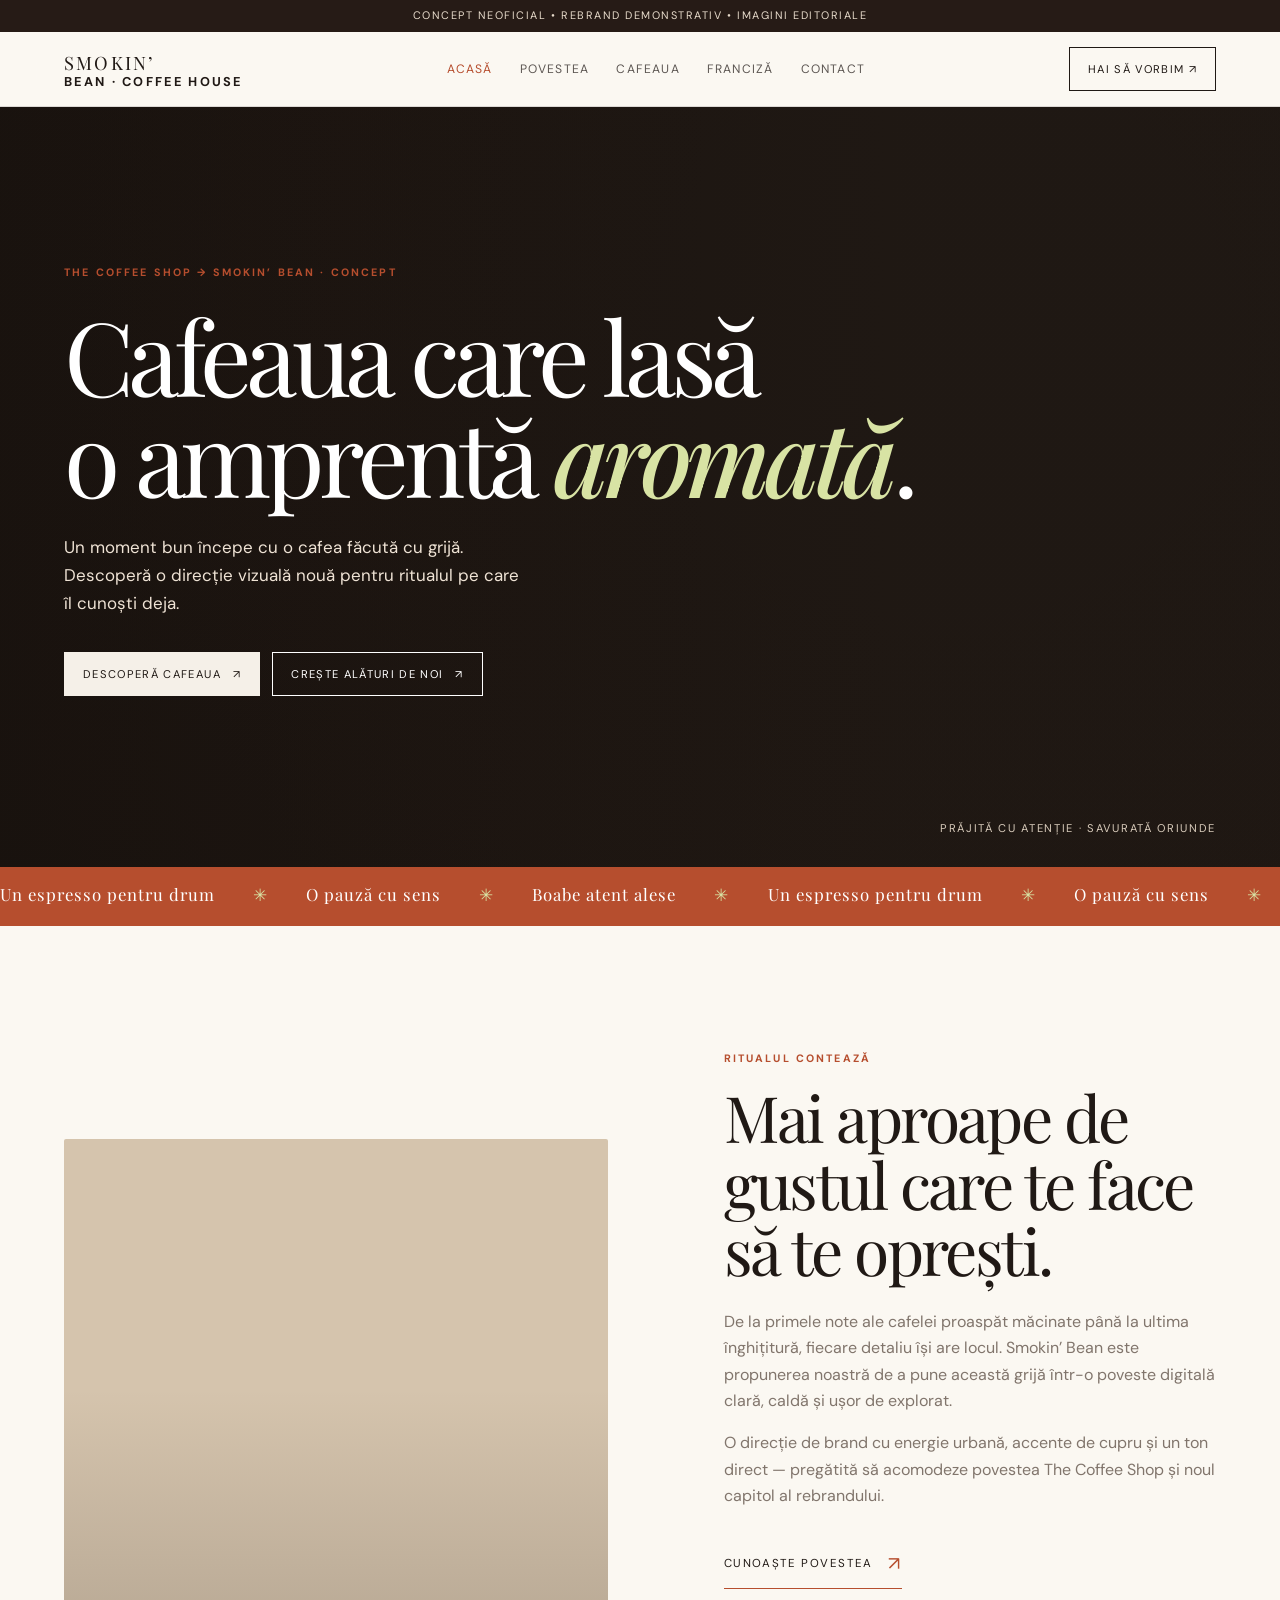
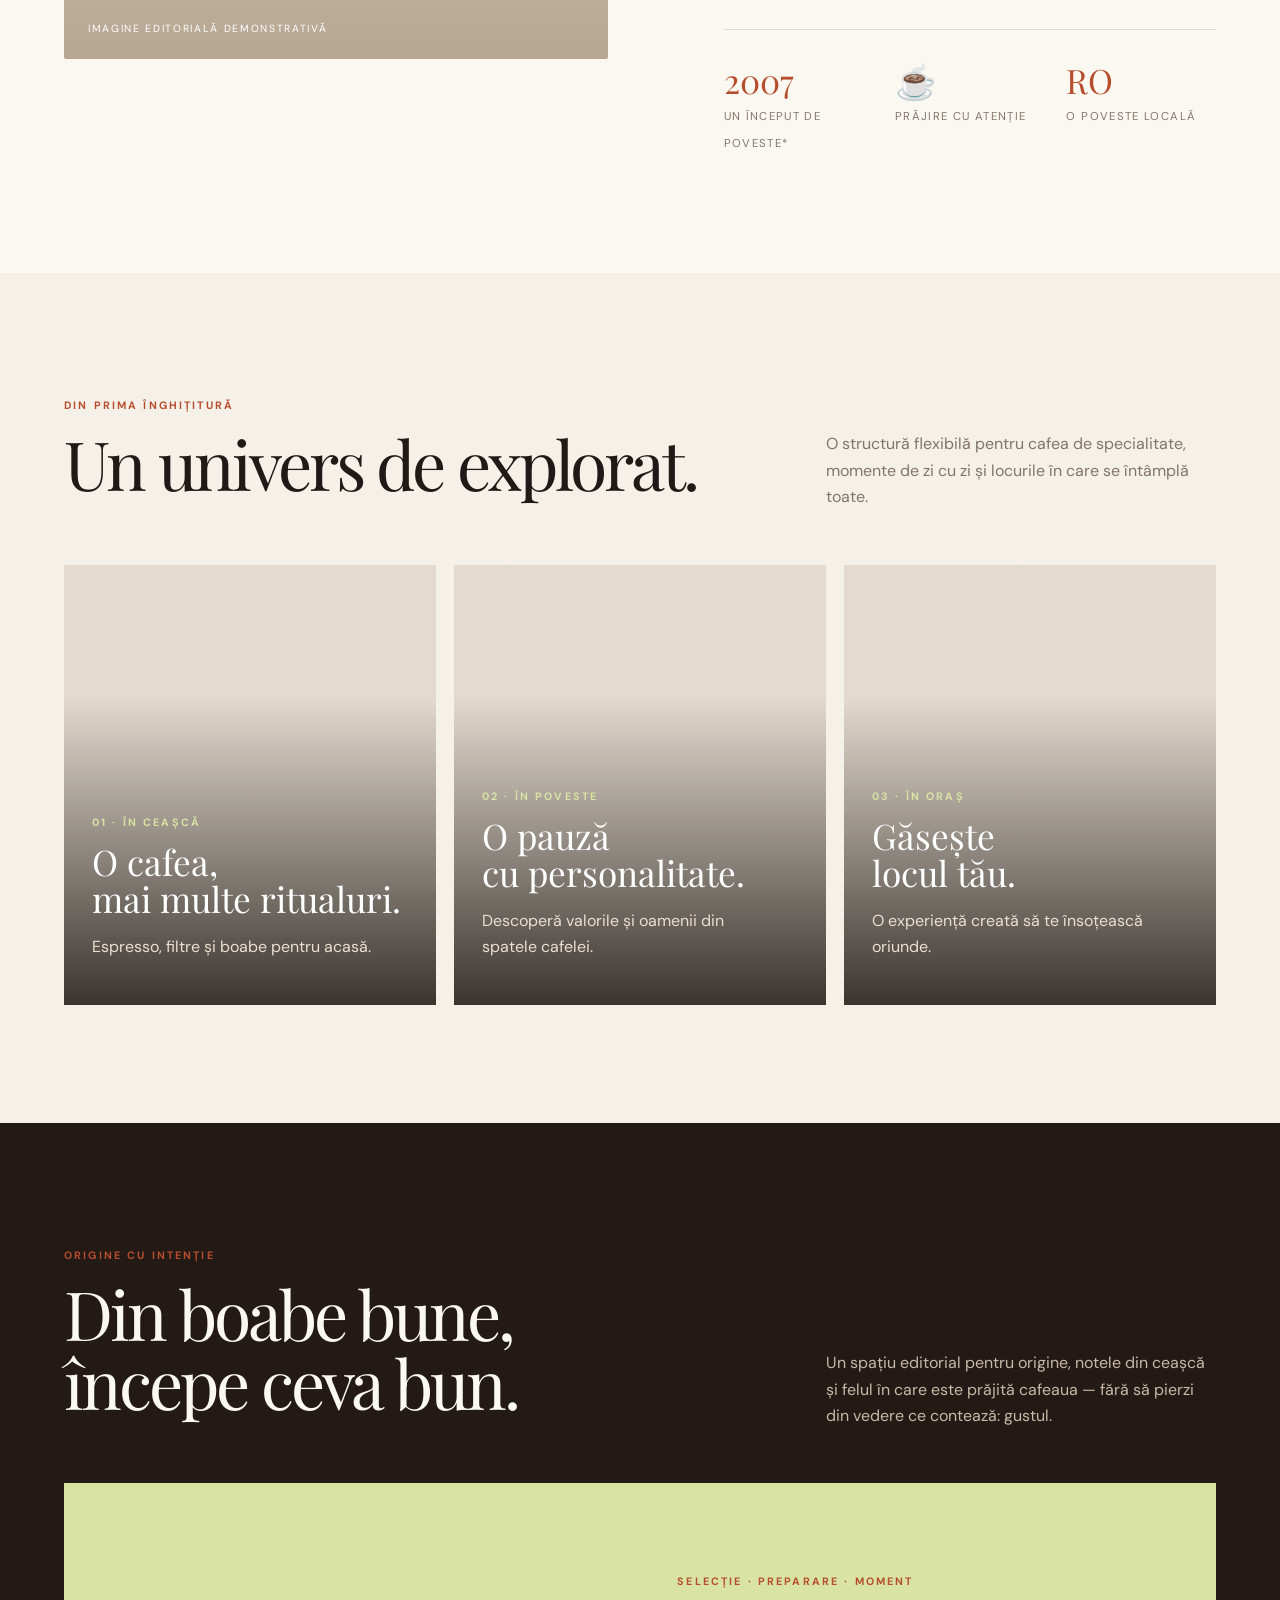
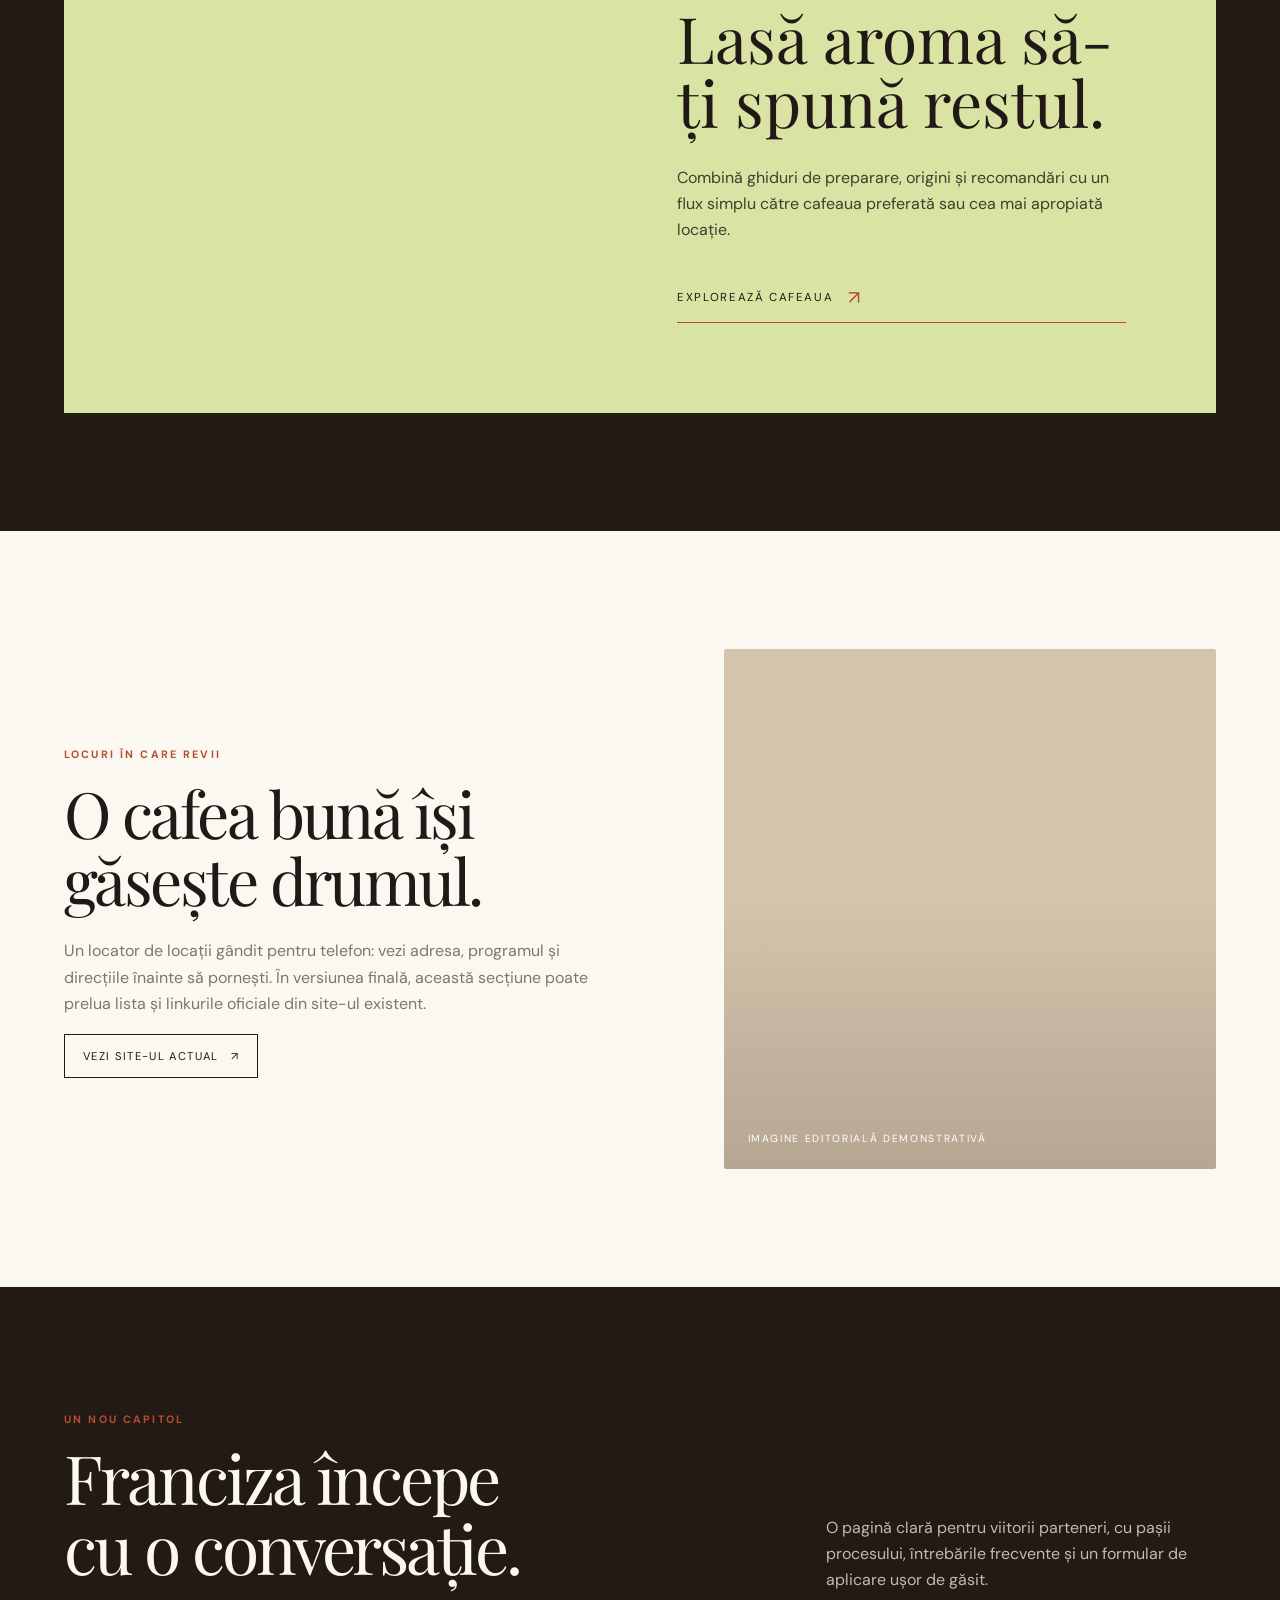
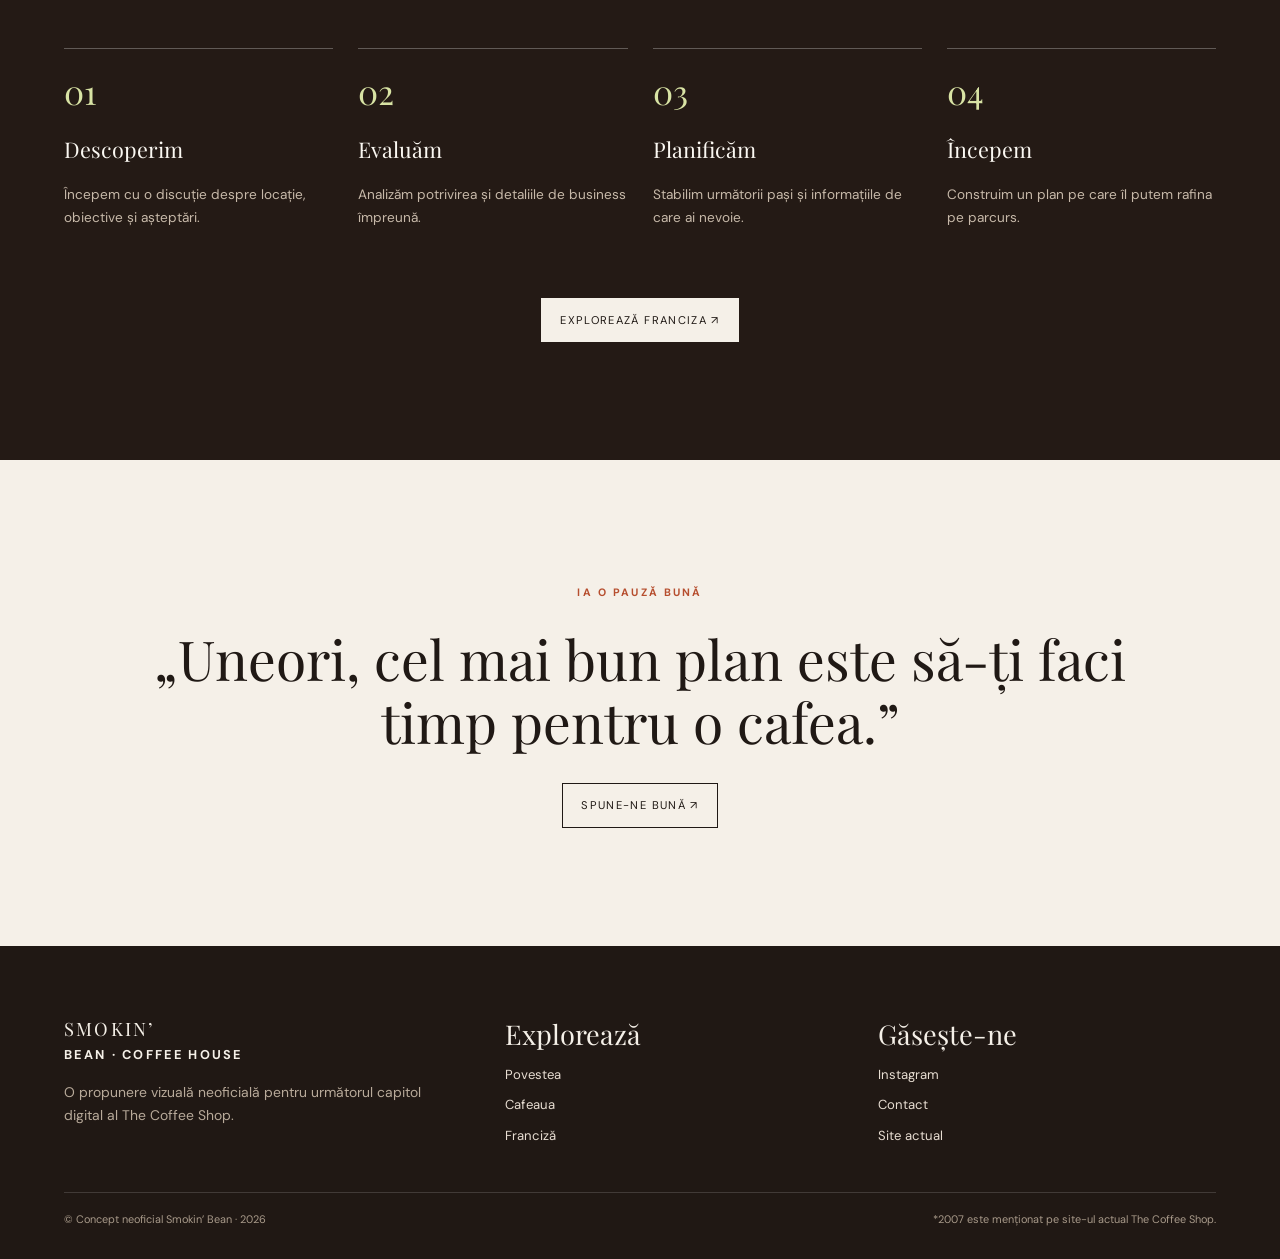
<file: index.html>
<!doctype html><html lang="ro"><head><meta charset="utf-8"><meta name="viewport" content="width=device-width,initial-scale=1"><meta name="description" content="Concept neoficial pentru Smokin' Bean, rebrandul The Coffee Shop."><title>Smokin' Bean — Un ritual cu caracter</title><link rel="stylesheet" href="style.css"></head><body><div class="read-progress"></div><div class="concept-note">Concept neoficial • rebrand demonstrativ • imagini editoriale</div><header class="site-header"><div class="nav-wrap"><a class="brand" href="index.html"><b>SMOKIN’</b>BEAN · COFFEE HOUSE</a><button class="menu-toggle" aria-label="Deschide meniul" aria-expanded="false">☰</button><nav class="site-nav"><a href="index.html" aria-current="page">Acasă</a><a href="story.html">Povestea</a><a href="coffee.html">Cafeaua</a><a href="franchise.html">Franciză</a><a href="contact.html">Contact</a></nav><a class="nav-cta" href="franchise.html">Hai să vorbim ↗</a></div></header><main><section class="hero"><div class="hero-inner"><span class="eyebrow">The Coffee Shop → Smokin’ Bean · concept</span><h1 class="display">Cafeaua care lasă<br>o amprentă <em class="rotate-word" data-rotate="aromată|îndrăzneață|memorabilă">aromată</em>.</h1><p class="hero-copy">Un moment bun începe cu o cafea făcută cu grijă. Descoperă o direcție vizuală nouă pentru ritualul pe care îl cunoști deja.</p><div class="hero-actions"><a class="button button--light" href="coffee.html">Descoperă cafeaua <span>↗</span></a><a class="button" style="border-color:#fff;color:#fff" href="franchise.html">Crește alături de noi <span>↗</span></a></div></div><div class="hero-meta">Prăjită cu atenție · Savurată oriunde</div></section><div class="ticker"><div class="ticker-track"><span>Un espresso pentru drum</span><span>O pauză cu sens</span><span>Boabe atent alese</span><span>Un espresso pentru drum</span><span>O pauză cu sens</span><span>Boabe atent alese</span></div></div><section class="section"><div class="split"><div class="photo photo--roast" data-reveal><span class="photo-note">Imagine editorială demonstrativă</span></div><div class="content" data-reveal><span class="eyebrow">Ritualul contează</span><h2>Mai aproape de gustul care te face să te oprești.</h2><p>De la primele note ale cafelei proaspăt măcinate până la ultima înghițitură, fiecare detaliu își are locul. Smokin’ Bean este propunerea noastră de a pune această grijă într-o poveste digitală clară, caldă și ușor de explorat.</p><p>O direcție de brand cu energie urbană, accente de cupru și un ton direct — pregătită să acomodeze povestea The Coffee Shop și noul capitol al rebrandului.</p><a class="text-link" href="story.html">Cunoaște povestea <span>↗</span></a><div class="stats"><div class="stat"><strong>2007</strong><span>Un început de poveste*</span></div><div class="stat"><strong>☕</strong><span>Prăjire cu atenție</span></div><div class="stat"><strong>RO</strong><span>O poveste locală</span></div></div></div></div></section><section class="section section--cream"><div class="section-head" data-reveal><div><span class="eyebrow">Din prima înghițitură</span><h2>Un univers de explorat.</h2></div><p>O structură flexibilă pentru cafea de specialitate, momente de zi cu zi și locurile în care se întâmplă toate.</p></div><div class="cards"><a class="card" style="--image:url('https://images.unsplash.com/photo-1495474472287-4d71bcdd2085?auto=format&fit=crop&w=900&q=85')" href="coffee.html" data-reveal><div class="card-body"><span class="eyebrow">01 · În ceașcă</span><h3>O cafea,<br>mai multe ritualuri.</h3><p>Espresso, filtre și boabe pentru acasă.</p></div></a><a class="card" style="--image:url('https://images.unsplash.com/photo-1445116572660-236099ec97a0?auto=format&fit=crop&w=900&q=85')" href="story.html" data-reveal><div class="card-body"><span class="eyebrow">02 · În poveste</span><h3>O pauză<br>cu personalitate.</h3><p>Descoperă valorile și oamenii din spatele cafelei.</p></div></a><a class="card" style="--image:url('https://images.unsplash.com/photo-1501339847302-ac426a4a7cbb?auto=format&fit=crop&w=900&q=85')" href="contact.html" data-reveal><div class="card-body"><span class="eyebrow">03 · În oraș</span><h3>Găsește<br>locul tău.</h3><p>O experiență creată să te însoțească oriunde.</p></div></a></div></section><section class="section section--ink"><div class="section-head" data-reveal><div><span class="eyebrow">Origine cu intenție</span><h2>Din boabe bune,<br>începe ceva bun.</h2></div><p>Un spațiu editorial pentru origine, notele din ceașcă și felul în care este prăjită cafeaua — fără să pierzi din vedere ce contează: gustul.</p></div><div class="feature-band" data-reveal><div class="feature-band__image"></div><div class="feature-band__copy"><span class="eyebrow">Selecție · Preparare · Moment</span><h2>Lasă aroma să-ți spună restul.</h2><p>Combină ghiduri de preparare, origini și recomandări cu un flux simplu către cafeaua preferată sau cea mai apropiată locație.</p><a class="text-link" href="coffee.html">Explorează cafeaua <span>↗</span></a></div></div></section><section class="section"><div class="split"><div class="content" data-reveal><span class="eyebrow">Locuri în care revii</span><h2>O cafea bună își găsește drumul.</h2><p>Un locator de locații gândit pentru telefon: vezi adresa, programul și direcțiile înainte să pornești. În versiunea finală, această secțiune poate prelua lista și linkurile oficiale din site-ul existent.</p><a class="button" href="https://www.thecoffeeshop.ro/" target="_blank" rel="noreferrer">Vezi site-ul actual <span>↗</span></a></div><div class="photo photo--interior" data-reveal><span class="photo-note">Imagine editorială demonstrativă</span></div></div></section><section class="section section--ink"><div class="section-head" data-reveal><div><span class="eyebrow">Un nou capitol</span><h2>Franciza începe<br>cu o conversație.</h2></div><p>O pagină clară pentru viitorii parteneri, cu pașii procesului, întrebările frecvente și un formular de aplicare ușor de găsit.</p></div><div class="steps"><div class="step" data-reveal><b>01</b><h3>Descoperim</h3><p>Începem cu o discuție despre locație, obiective și așteptări.</p></div><div class="step" data-reveal><b>02</b><h3>Evaluăm</h3><p>Analizăm potrivirea și detaliile de business împreună.</p></div><div class="step" data-reveal><b>03</b><h3>Planificăm</h3><p>Stabilim următorii pași și informațiile de care ai nevoie.</p></div><div class="step" data-reveal><b>04</b><h3>Începem</h3><p>Construim un plan pe care îl putem rafina pe parcurs.</p></div></div><div style="text-align:center;margin-top:55px"><a class="button button--light" href="franchise.html">Explorează franciza ↗</a></div></section><section class="section section--cream"><div class="quote-panel" data-reveal><span class="eyebrow">Ia o pauză bună</span><blockquote>„Uneori, cel mai bun plan este să-ți faci timp pentru o cafea.”</blockquote><a class="button" href="contact.html">Spune-ne bună ↗</a></div></section></main><footer class="foot"><div class="foot-inner"><div><a class="brand" href="index.html"><b>SMOKIN’</b>BEAN · COFFEE HOUSE</a><p>O propunere vizuală neoficială pentru următorul capitol digital al The Coffee Shop.</p></div><div><h3>Explorează</h3><div class="foot-links"><a href="story.html">Povestea</a><a href="coffee.html">Cafeaua</a><a href="franchise.html">Franciză</a></div></div><div><h3>Găsește-ne</h3><div class="foot-links"><a href="https://www.instagram.com/thecoffeeshopromania/" target="_blank" rel="noreferrer">Instagram</a><a href="contact.html">Contact</a><a href="https://www.thecoffeeshop.ro/" target="_blank" rel="noreferrer">Site actual</a></div></div></div><div class="foot-bottom"><span>© Concept neoficial Smokin’ Bean · 2026</span><span>*2007 este menționat pe site-ul actual The Coffee Shop.</span></div></footer><div class="toast" role="status"></div><script src="motion.js"></script></body></html>
</file>
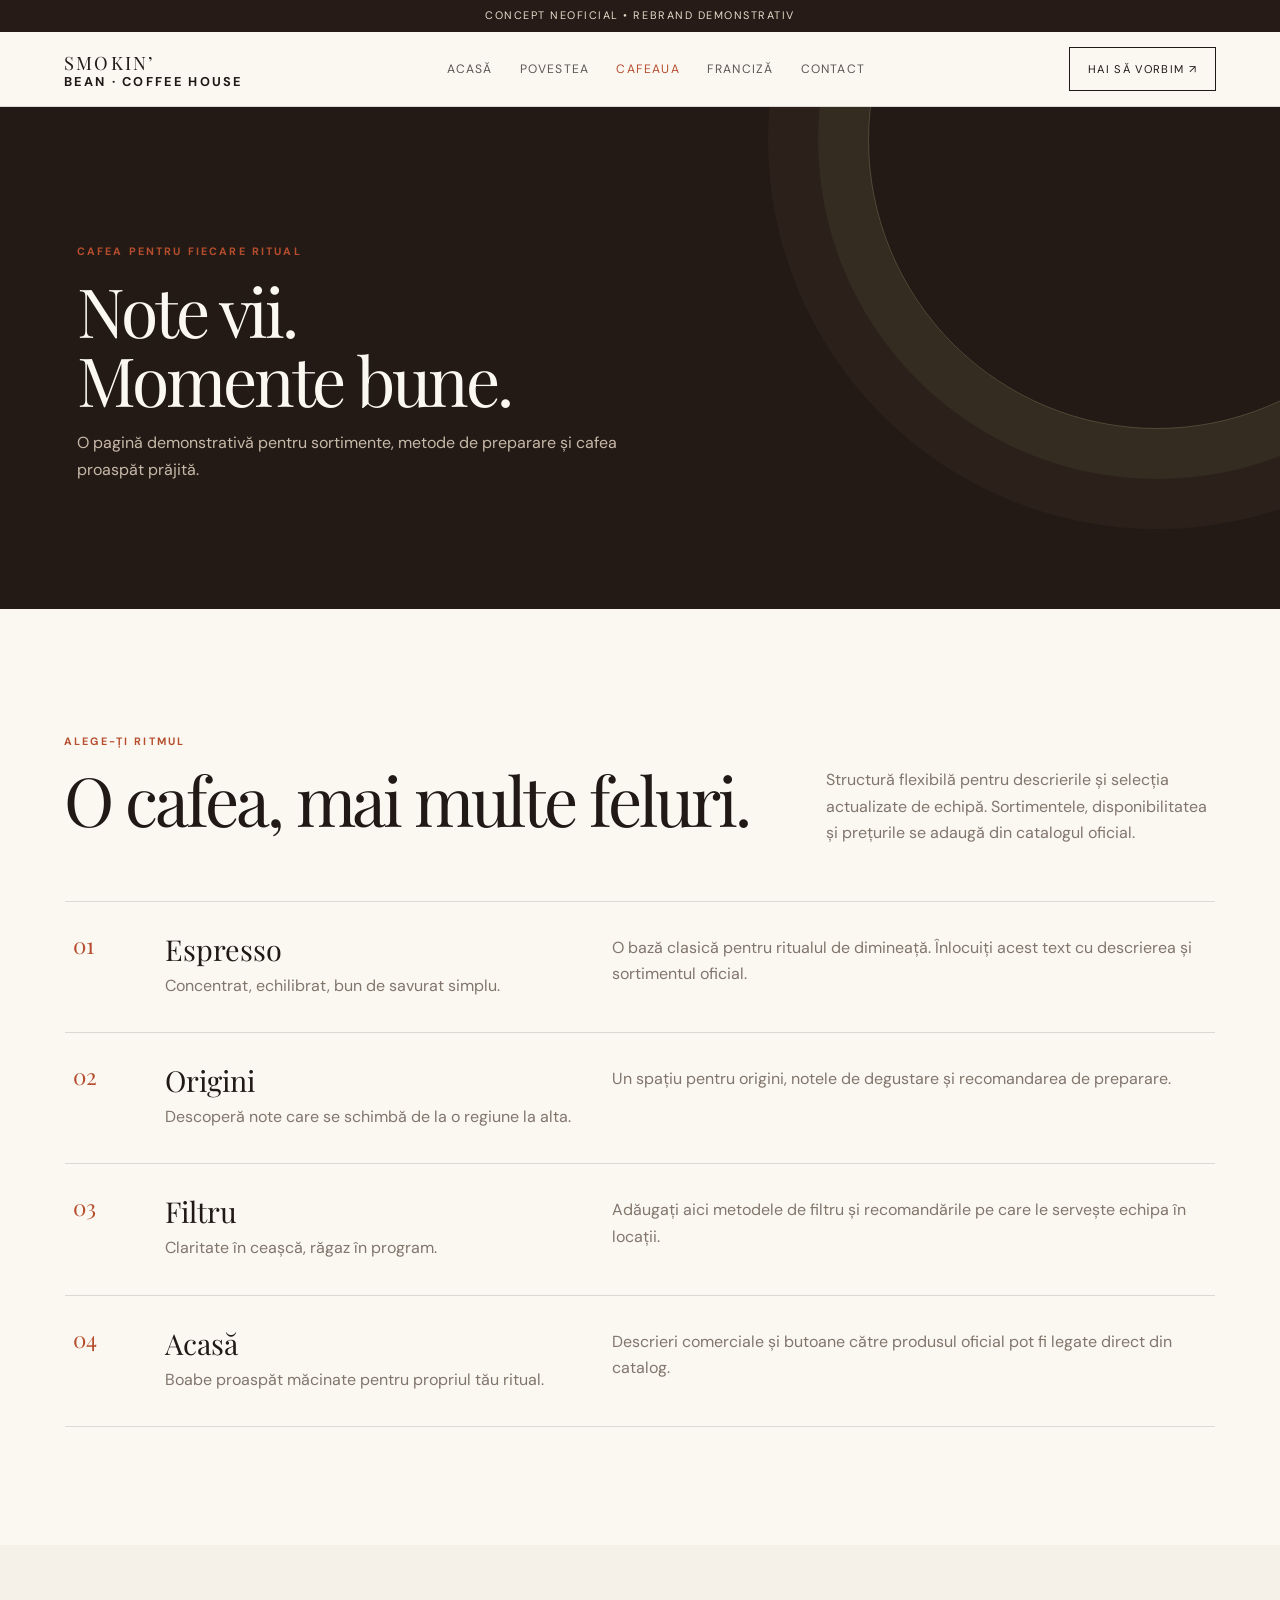
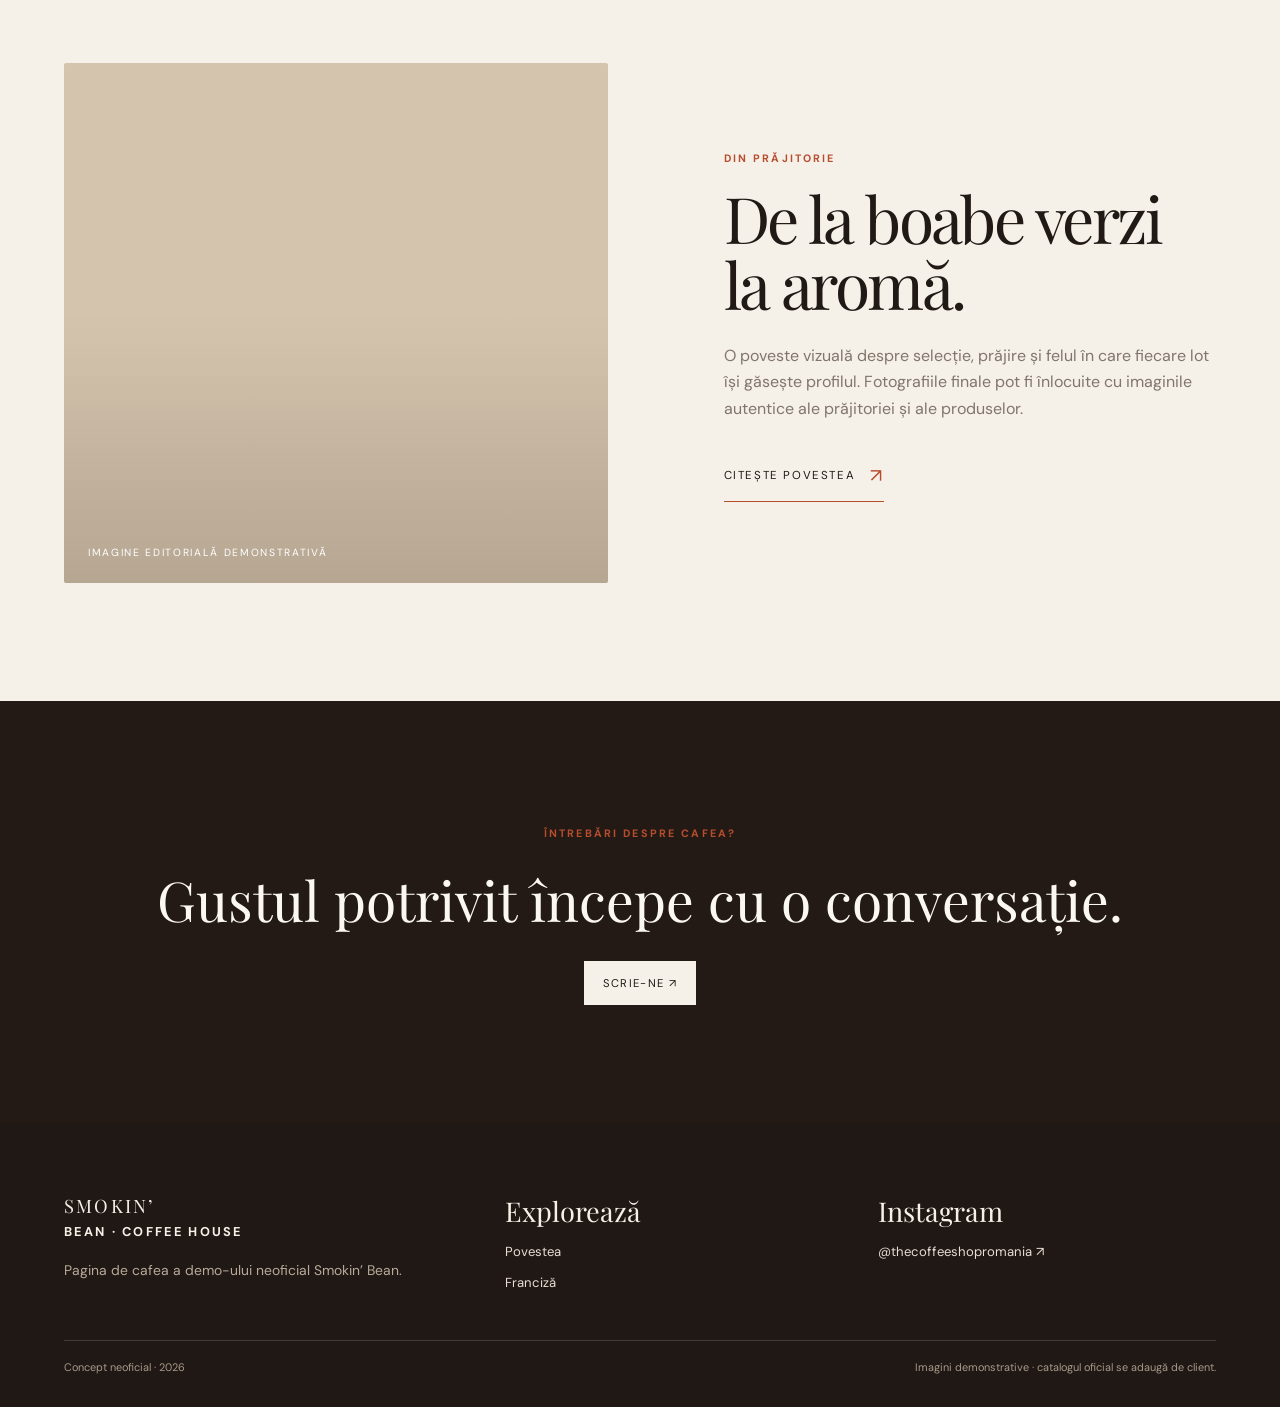
<file: coffee.html>
<!doctype html><html lang="ro"><head><meta charset="utf-8"><meta name="viewport" content="width=device-width,initial-scale=1"><title>Cafeaua — Smokin' Bean Concept</title><link rel="stylesheet" href="style.css"></head><body><div class="read-progress"></div><div class="concept-note">Concept neoficial • rebrand demonstrativ</div><header class="site-header"><div class="nav-wrap"><a class="brand" href="index.html"><b>SMOKIN’</b>BEAN · COFFEE HOUSE</a><button class="menu-toggle" aria-label="Deschide meniul" aria-expanded="false">☰</button><nav class="site-nav"><a href="index.html">Acasă</a><a href="story.html">Povestea</a><a href="coffee.html" aria-current="page">Cafeaua</a><a href="franchise.html">Franciză</a><a href="contact.html">Contact</a></nav><a class="nav-cta" href="contact.html">Hai să vorbim ↗</a></div></header><main><section class="page-hero"><div class="inner"><span class="eyebrow">Cafea pentru fiecare ritual</span><h1>Note vii.<br>Momente bune.</h1><p>O pagină demonstrativă pentru sortimente, metode de preparare și cafea proaspăt prăjită.</p></div></section><section class="section"><div class="section-head"><div><span class="eyebrow">Alege-ți ritmul</span><h2>O cafea, mai multe feluri.</h2></div><p>Structură flexibilă pentru descrierile și selecția actualizate de echipă. Sortimentele, disponibilitatea și prețurile se adaugă din catalogul oficial.</p></div><div class="menu-list"><article class="menu-row" data-reveal><span class="num">01</span><div><h3>Espresso</h3><p>Concentrat, echilibrat, bun de savurat simplu.</p></div><p>O bază clasică pentru ritualul de dimineață. Înlocuiți acest text cu descrierea și sortimentul oficial.</p></article><article class="menu-row" data-reveal><span class="num">02</span><div><h3>Origini</h3><p>Descoperă note care se schimbă de la o regiune la alta.</p></div><p>Un spațiu pentru origini, notele de degustare și recomandarea de preparare.</p></article><article class="menu-row" data-reveal><span class="num">03</span><div><h3>Filtru</h3><p>Claritate în ceașcă, răgaz în program.</p></div><p>Adăugați aici metodele de filtru și recomandările pe care le servește echipa în locații.</p></article><article class="menu-row" data-reveal><span class="num">04</span><div><h3>Acasă</h3><p>Boabe proaspăt măcinate pentru propriul tău ritual.</p></div><p>Descrieri comerciale și butoane către produsul oficial pot fi legate direct din catalog.</p></article></div></section><section class="section section--cream"><div class="split"><div class="photo photo--roast" data-reveal><span class="photo-note">Imagine editorială demonstrativă</span></div><div class="content" data-reveal><span class="eyebrow">Din prăjitorie</span><h2>De la boabe verzi la aromă.</h2><p>O poveste vizuală despre selecție, prăjire și felul în care fiecare lot își găsește profilul. Fotografiile finale pot fi înlocuite cu imaginile autentice ale prăjitoriei și ale produselor.</p><a class="text-link" href="story.html">Citește povestea <span>↗</span></a></div></div></section><section class="section section--ink"><div class="quote-panel"><span class="eyebrow">Întrebări despre cafea?</span><blockquote>Gustul potrivit începe cu o conversație.</blockquote><a class="button button--light" href="contact.html">Scrie-ne ↗</a></div></section></main><footer class="foot"><div class="foot-inner"><div><a class="brand" href="index.html"><b>SMOKIN’</b>BEAN · COFFEE HOUSE</a><p>Pagina de cafea a demo-ului neoficial Smokin’ Bean.</p></div><div><h3>Explorează</h3><div class="foot-links"><a href="story.html">Povestea</a><a href="franchise.html">Franciză</a></div></div><div><h3>Instagram</h3><div class="foot-links"><a href="https://www.instagram.com/thecoffeeshopromania/" target="_blank" rel="noreferrer">@thecoffeeshopromania ↗</a></div></div></div><div class="foot-bottom"><span>Concept neoficial · 2026</span><span>Imagini demonstrative · catalogul oficial se adaugă de client.</span></div></footer><div class="toast" role="status"></div><script src="motion.js"></script></body></html>
</file>
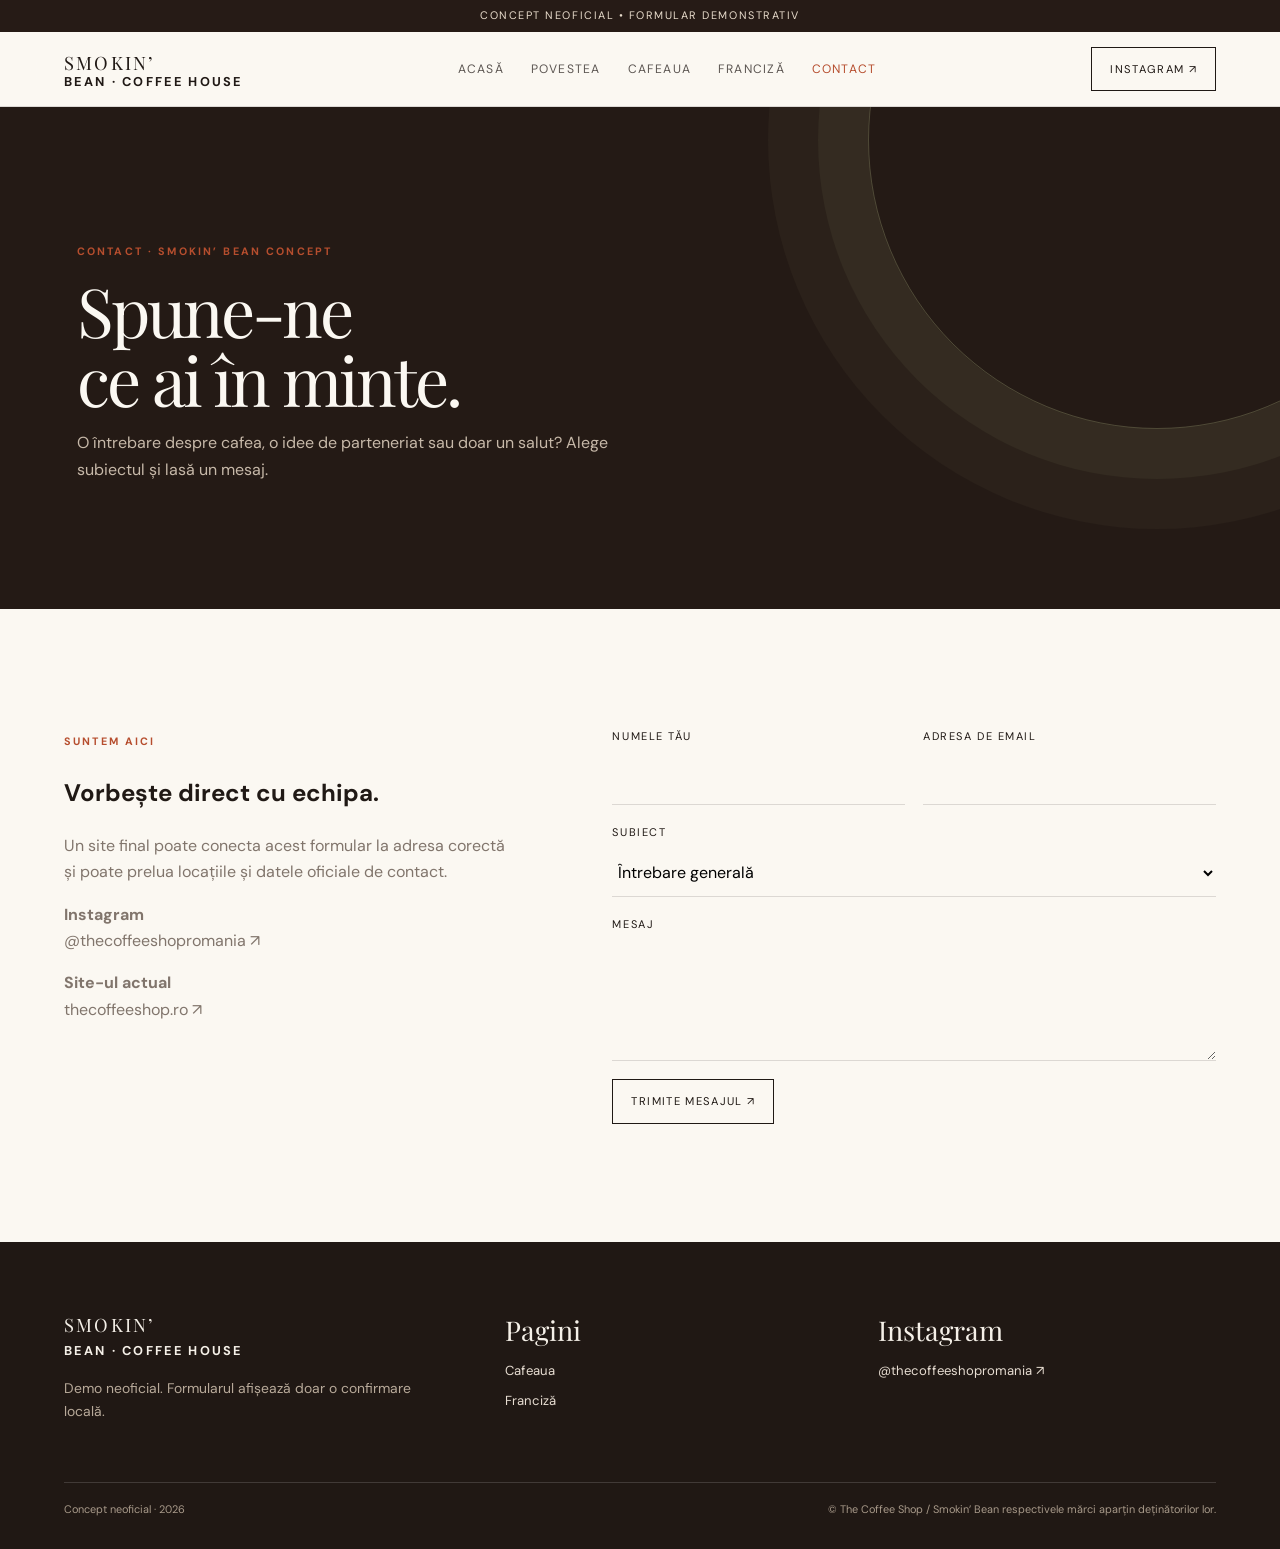
<file: contact.html>
<!doctype html><html lang="ro"><head><meta charset="utf-8"><meta name="viewport" content="width=device-width,initial-scale=1"><title>Contact — Smokin' Bean Concept</title><link rel="stylesheet" href="style.css"></head><body><div class="read-progress"></div><div class="concept-note">Concept neoficial • formular demonstrativ</div><header class="site-header"><div class="nav-wrap"><a class="brand" href="index.html"><b>SMOKIN’</b>BEAN · COFFEE HOUSE</a><button class="menu-toggle" aria-label="Deschide meniul" aria-expanded="false">☰</button><nav class="site-nav"><a href="index.html">Acasă</a><a href="story.html">Povestea</a><a href="coffee.html">Cafeaua</a><a href="franchise.html">Franciză</a><a href="contact.html" aria-current="page">Contact</a></nav><a class="nav-cta" href="https://www.instagram.com/thecoffeeshopromania/" target="_blank" rel="noreferrer">Instagram ↗</a></div></header><main><section class="page-hero"><div class="inner"><span class="eyebrow">Contact · Smokin’ Bean Concept</span><h1>Spune-ne<br>ce ai în minte.</h1><p>O întrebare despre cafea, o idee de parteneriat sau doar un salut? Alege subiectul și lasă un mesaj.</p></div></section><section class="section"><div class="contact-grid"><div class="contact-details" data-reveal><span class="eyebrow">Suntem aici</span><h2>Vorbește direct cu echipa.</h2><p>Un site final poate conecta acest formular la adresa corectă și poate prelua locațiile și datele oficiale de contact.</p><p><strong>Instagram</strong><br><a href="https://www.instagram.com/thecoffeeshopromania/" target="_blank" rel="noreferrer">@thecoffeeshopromania ↗</a></p><p><strong>Site-ul actual</strong><br><a href="https://www.thecoffeeshop.ro/" target="_blank" rel="noreferrer">thecoffeeshop.ro ↗</a></p></div><form class="contact-form" data-demo-form data-reveal><div class="field"><label for="name">Numele tău</label><input id="name" name="name" required autocomplete="name"></div><div class="field"><label for="email">Adresa de email</label><input id="email" name="email" type="email" required autocomplete="email"></div><div class="field field--full"><label for="topic">Subiect</label><select id="topic" name="topic"><option>Întrebare generală</option><option>Franciză</option><option>Cafea</option><option>Presă / parteneriat</option></select></div><div class="field field--full"><label for="message">Mesaj</label><textarea id="message" name="message" required></textarea></div><div class="field--full"><button class="button" type="submit">Trimite mesajul ↗</button></div></form></div></section></main><footer class="foot"><div class="foot-inner"><div><a class="brand" href="index.html"><b>SMOKIN’</b>BEAN · COFFEE HOUSE</a><p>Demo neoficial. Formularul afișează doar o confirmare locală.</p></div><div><h3>Pagini</h3><div class="foot-links"><a href="coffee.html">Cafeaua</a><a href="franchise.html">Franciză</a></div></div><div><h3>Instagram</h3><div class="foot-links"><a href="https://www.instagram.com/thecoffeeshopromania/" target="_blank" rel="noreferrer">@thecoffeeshopromania ↗</a></div></div></div><div class="foot-bottom"><span>Concept neoficial · 2026</span><span>© The Coffee Shop / Smokin’ Bean respectivele mărci aparțin deținătorilor lor.</span></div></footer><div class="toast" role="status"></div><script src="motion.js"></script></body></html>
</file>
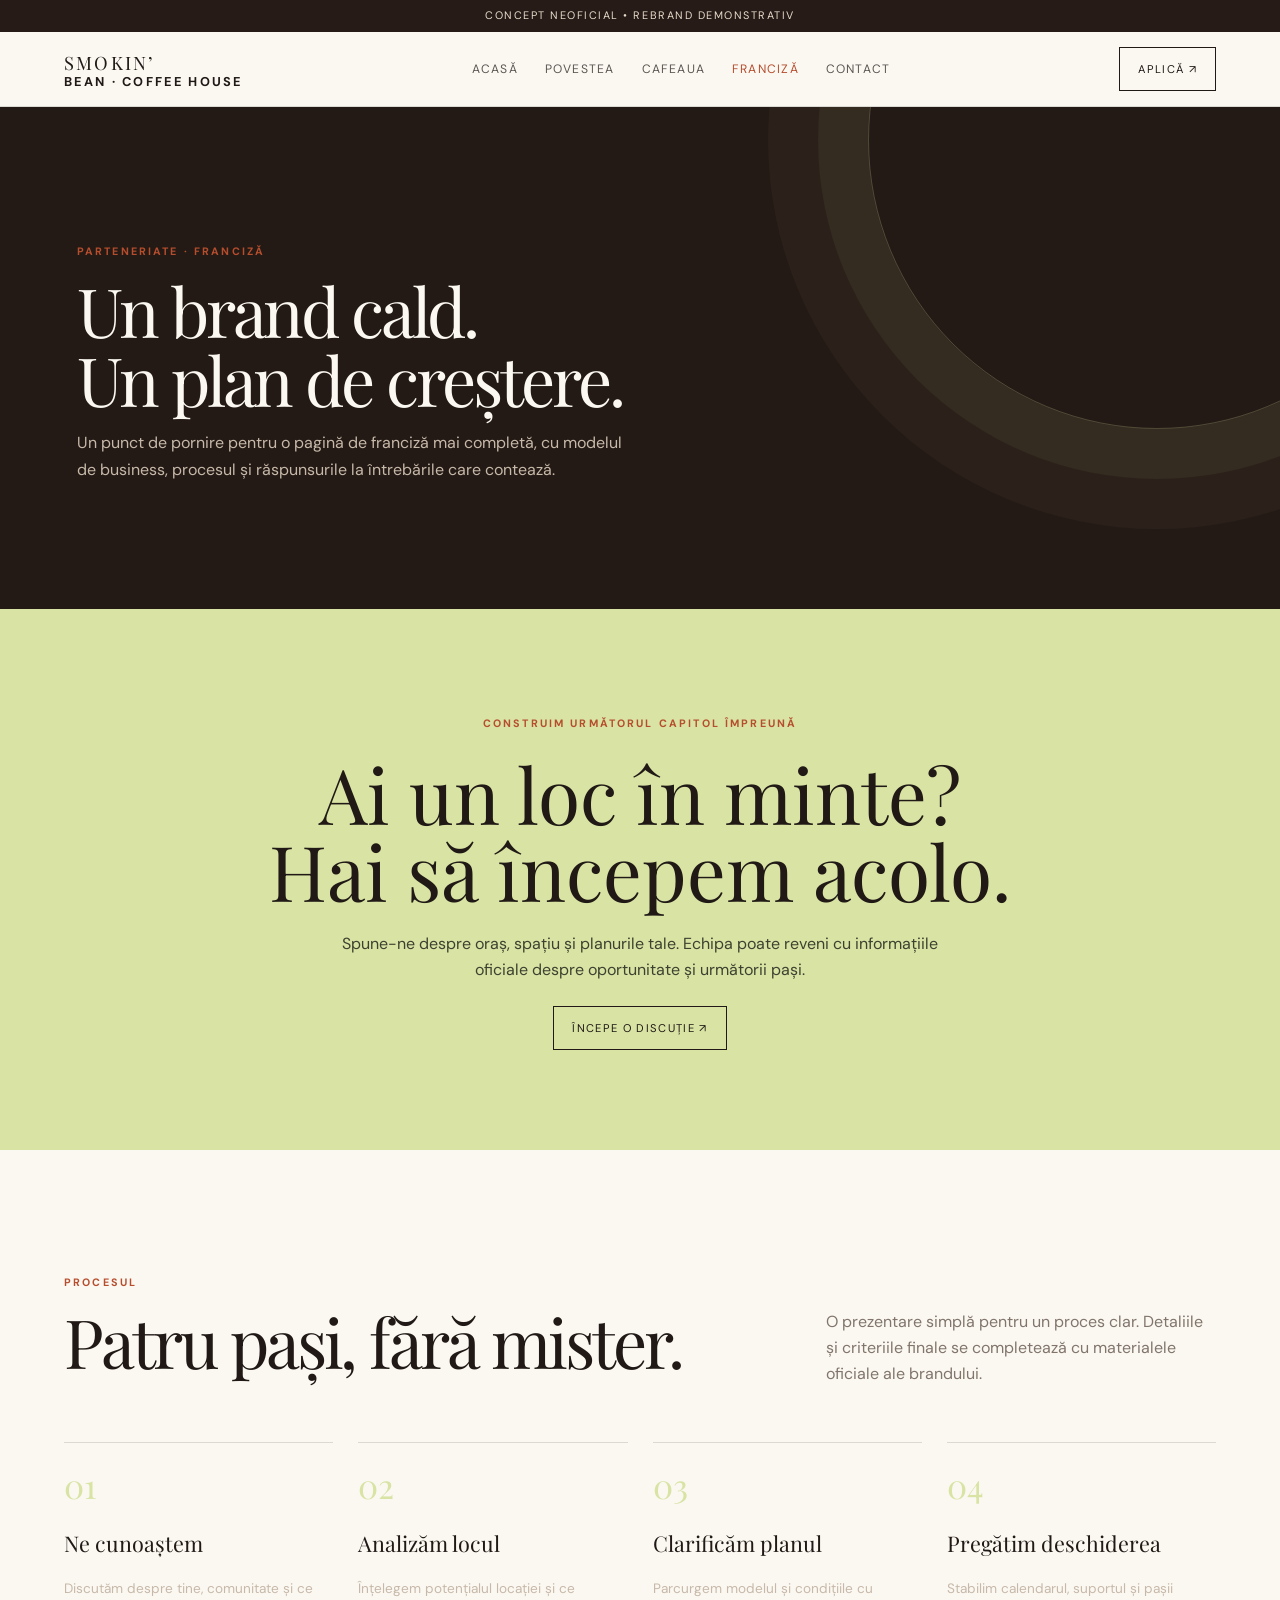
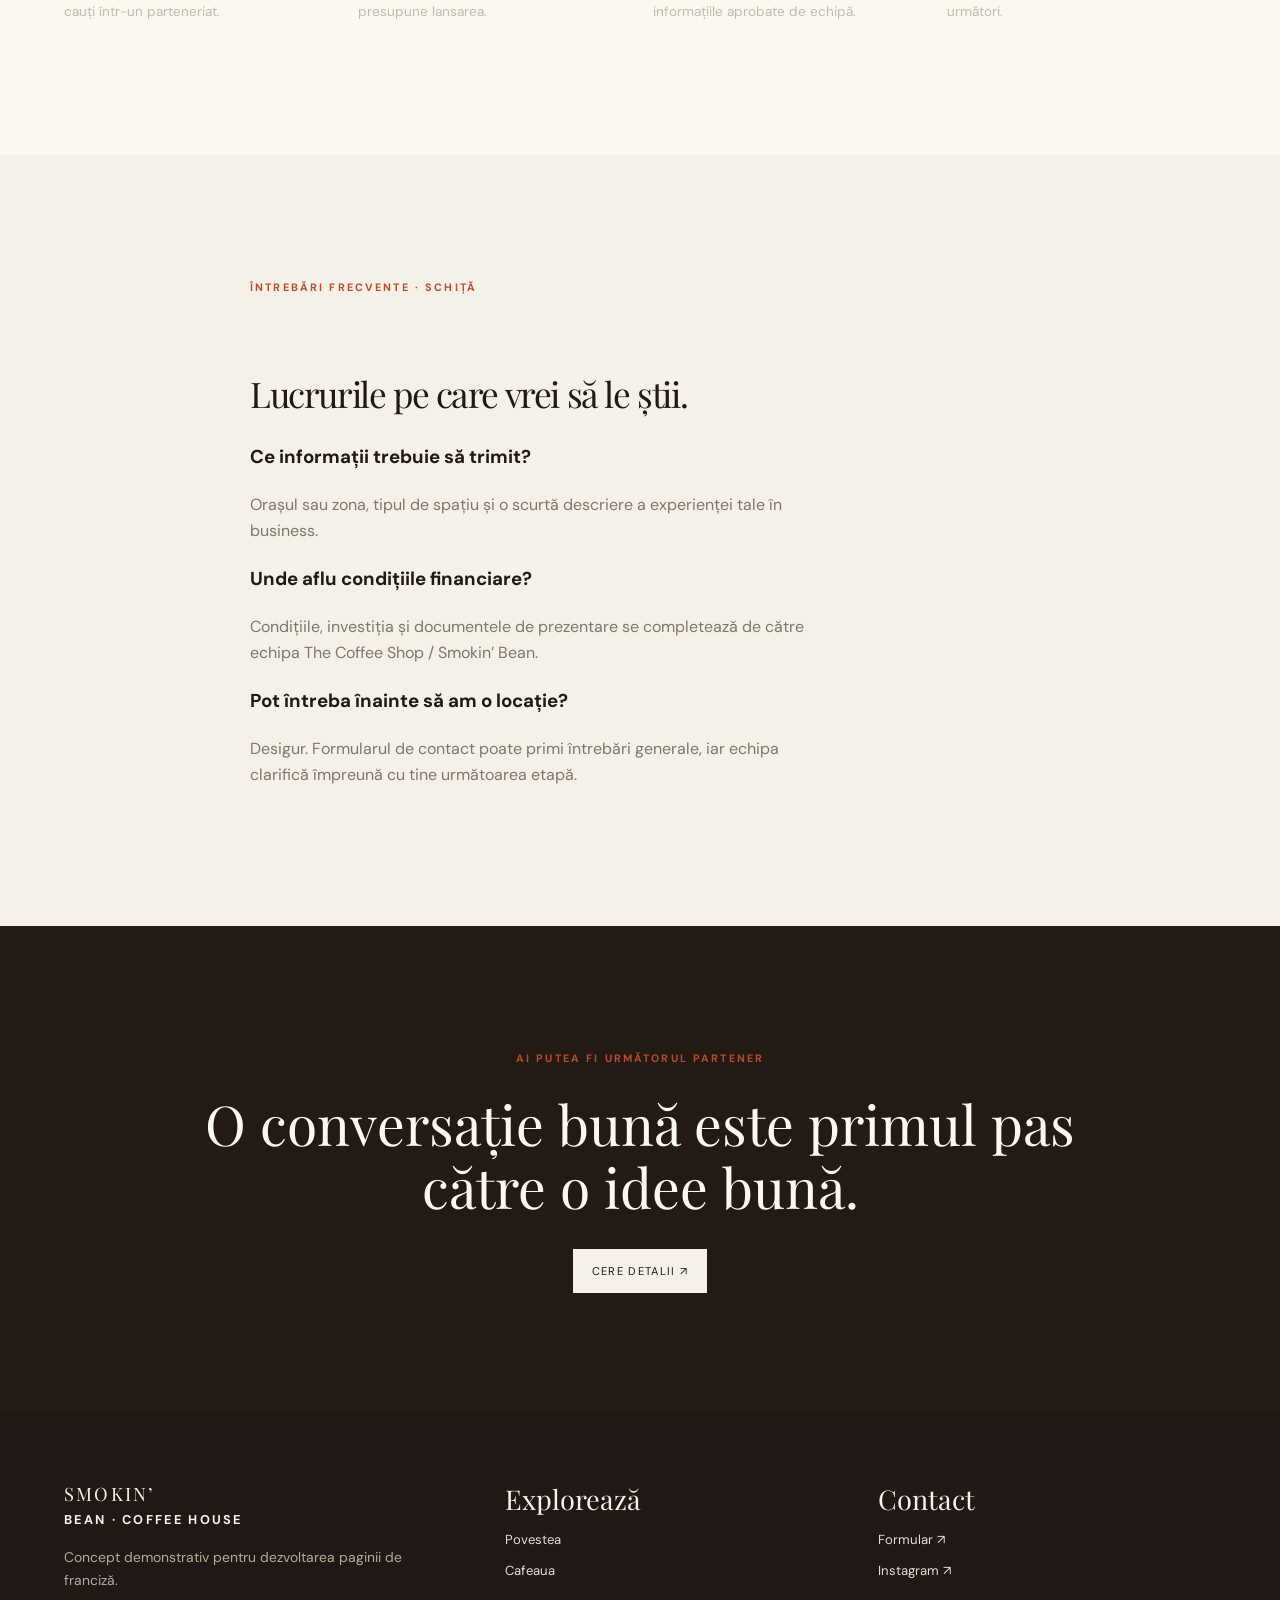
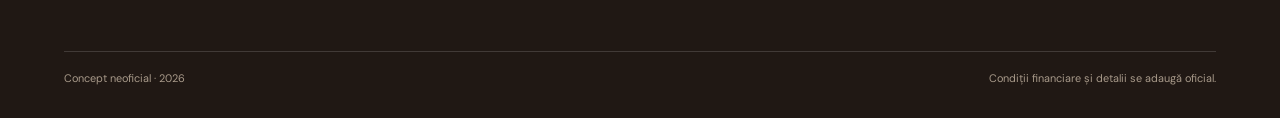
<file: franchise.html>
<!doctype html><html lang="ro"><head><meta charset="utf-8"><meta name="viewport" content="width=device-width,initial-scale=1"><title>Franciză — Smokin' Bean Concept</title><link rel="stylesheet" href="style.css"></head><body><div class="read-progress"></div><div class="concept-note">Concept neoficial • rebrand demonstrativ</div><header class="site-header"><div class="nav-wrap"><a class="brand" href="index.html"><b>SMOKIN’</b>BEAN · COFFEE HOUSE</a><button class="menu-toggle" aria-label="Deschide meniul" aria-expanded="false">☰</button><nav class="site-nav"><a href="index.html">Acasă</a><a href="story.html">Povestea</a><a href="coffee.html">Cafeaua</a><a href="franchise.html" aria-current="page">Franciză</a><a href="contact.html">Contact</a></nav><a class="nav-cta" href="contact.html">Aplică ↗</a></div></header><main><section class="page-hero"><div class="inner"><span class="eyebrow">Parteneriate · Franciză</span><h1>Un brand cald.<br>Un plan de creștere.</h1><p>Un punct de pornire pentru o pagină de franciză mai completă, cu modelul de business, procesul și răspunsurile la întrebările care contează.</p></div></section><section class="franchise-hero"><span class="eyebrow">Construim următorul capitol împreună</span><h2>Ai un loc în minte?<br>Hai să începem acolo.</h2><p>Spune-ne despre oraș, spațiu și planurile tale. Echipa poate reveni cu informațiile oficiale despre oportunitate și următorii pași.</p><a class="button" href="contact.html">Începe o discuție ↗</a></section><section class="section"><div class="section-head"><div><span class="eyebrow">Procesul</span><h2>Patru pași, fără mister.</h2></div><p>O prezentare simplă pentru un proces clar. Detaliile și criteriile finale se completează cu materialele oficiale ale brandului.</p></div><div class="steps"><div class="step" style="border-color:var(--line)"><b>01</b><h3>Ne cunoaștem</h3><p>Discutăm despre tine, comunitate și ce cauți într-un parteneriat.</p></div><div class="step" style="border-color:var(--line)"><b>02</b><h3>Analizăm locul</h3><p>Înțelegem potențialul locației și ce presupune lansarea.</p></div><div class="step" style="border-color:var(--line)"><b>03</b><h3>Clarificăm planul</h3><p>Parcurgem modelul și condițiile cu informațiile aprobate de echipă.</p></div><div class="step" style="border-color:var(--line)"><b>04</b><h3>Pregătim deschiderea</h3><p>Stabilim calendarul, suportul și pașii următori.</p></div></div></section><section class="section section--cream"><div class="content prose"><span class="eyebrow">Întrebări frecvente · schiță</span><h2>Lucrurile pe care vrei să le știi.</h2><h3>Ce informații trebuie să trimit?</h3><p>Orașul sau zona, tipul de spațiu și o scurtă descriere a experienței tale în business.</p><h3>Unde aflu condițiile financiare?</h3><p>Condițiile, investiția și documentele de prezentare se completează de către echipa The Coffee Shop / Smokin’ Bean.</p><h3>Pot întreba înainte să am o locație?</h3><p>Desigur. Formularul de contact poate primi întrebări generale, iar echipa clarifică împreună cu tine următoarea etapă.</p></div></section><section class="section section--ink"><div class="quote-panel"><span class="eyebrow">Ai putea fi următorul partener</span><blockquote>O conversație bună este primul pas către o idee bună.</blockquote><a class="button button--light" href="contact.html">Cere detalii ↗</a></div></section></main><footer class="foot"><div class="foot-inner"><div><a class="brand" href="index.html"><b>SMOKIN’</b>BEAN · COFFEE HOUSE</a><p>Concept demonstrativ pentru dezvoltarea paginii de franciză.</p></div><div><h3>Explorează</h3><div class="foot-links"><a href="story.html">Povestea</a><a href="coffee.html">Cafeaua</a></div></div><div><h3>Contact</h3><div class="foot-links"><a href="contact.html">Formular ↗</a><a href="https://www.instagram.com/thecoffeeshopromania/" target="_blank" rel="noreferrer">Instagram ↗</a></div></div></div><div class="foot-bottom"><span>Concept neoficial · 2026</span><span>Condiții financiare și detalii se adaugă oficial.</span></div></footer><div class="toast" role="status"></div><script src="motion.js"></script></body></html>
</file>
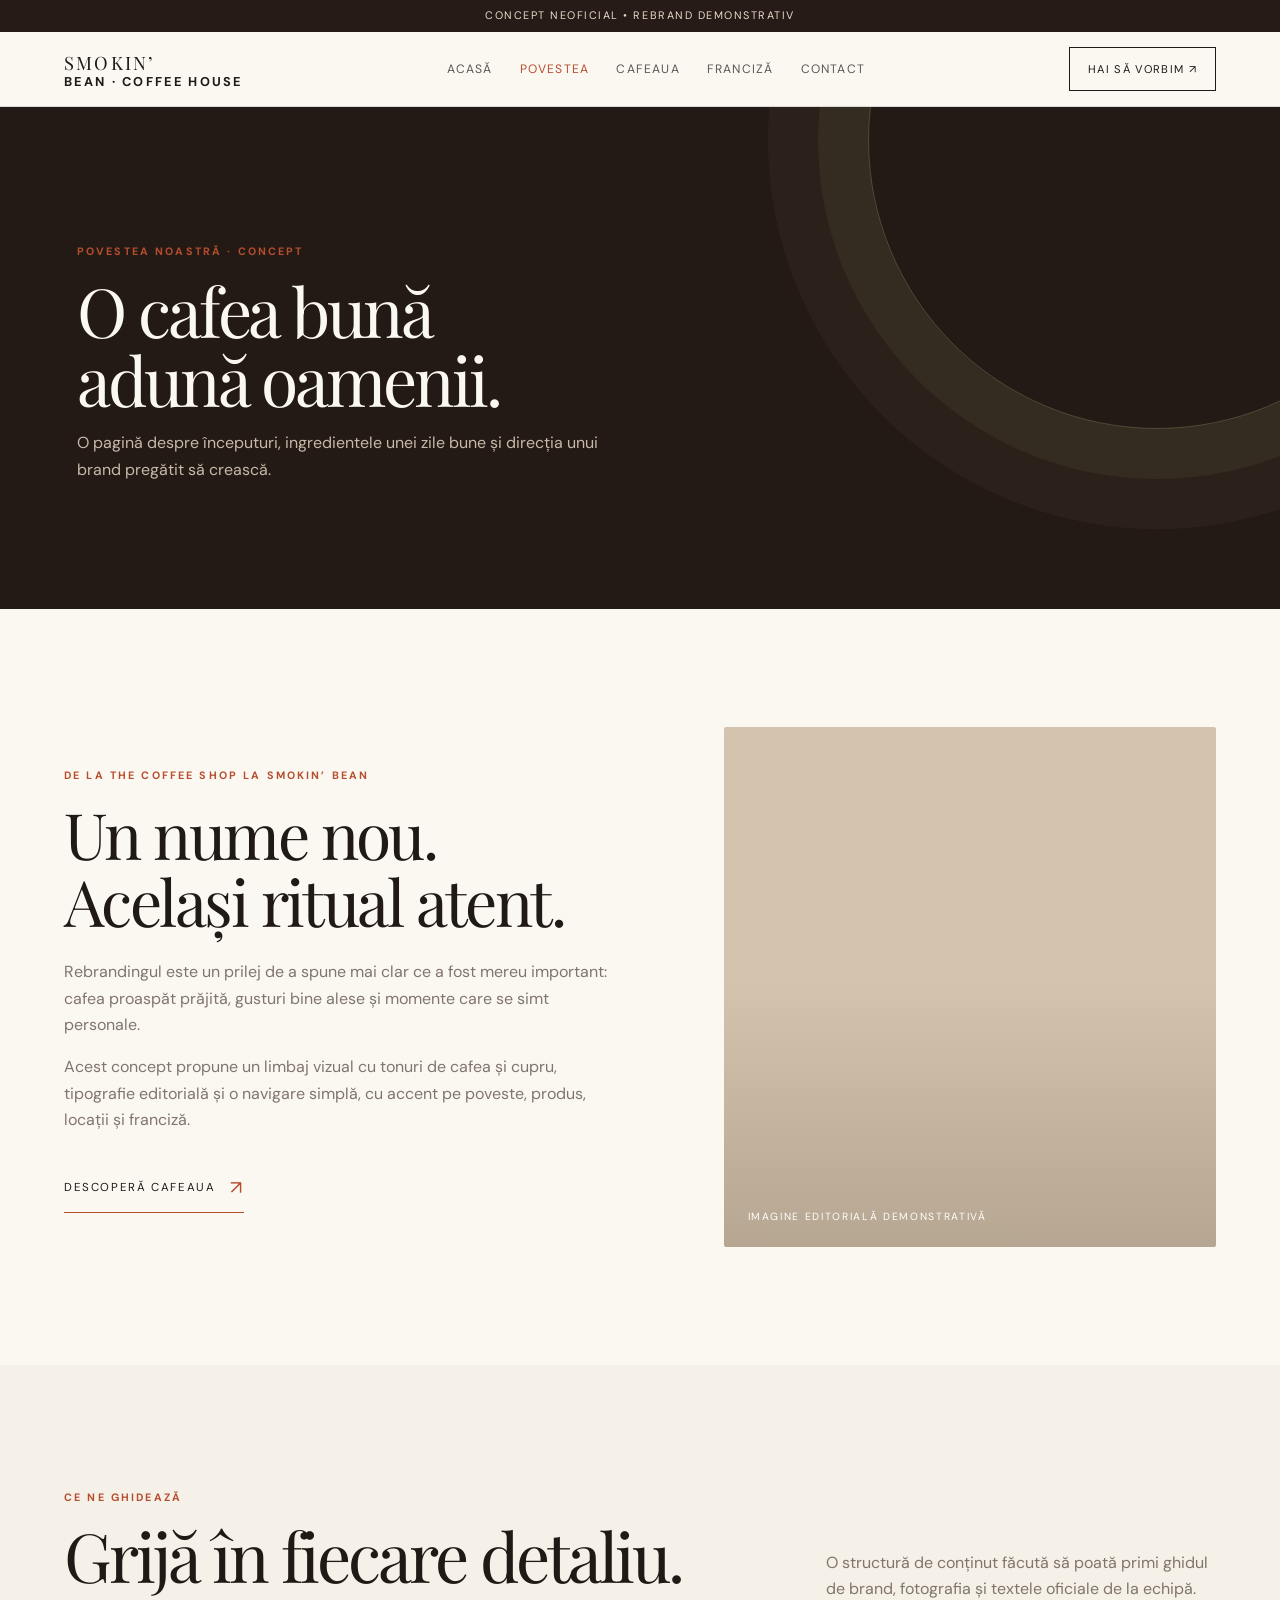
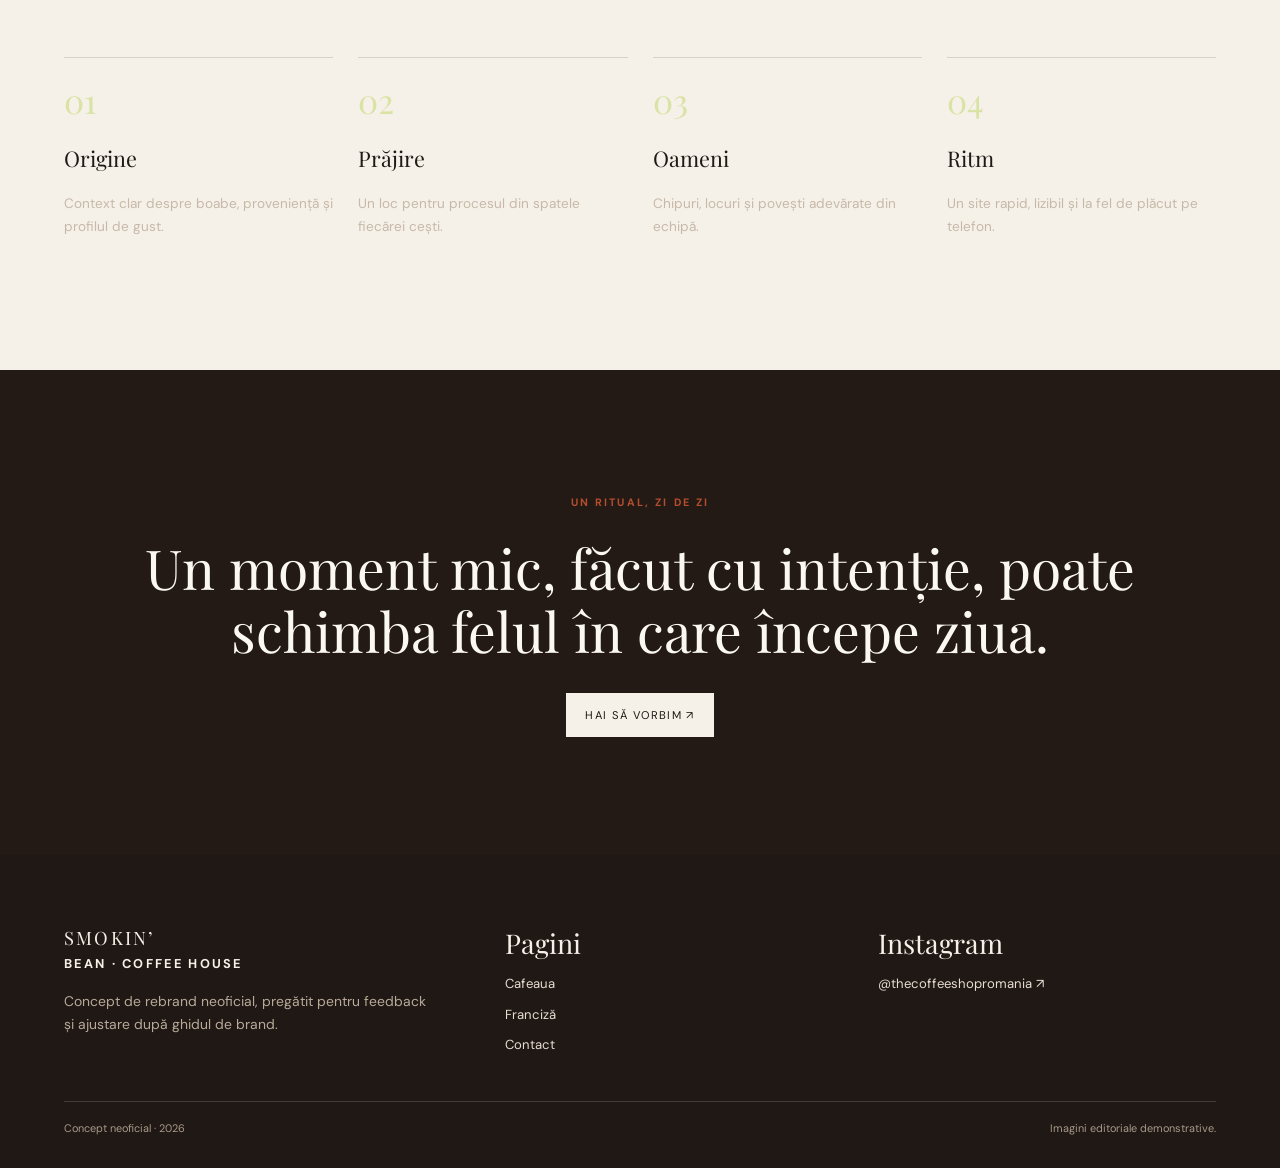
<file: story.html>
<!doctype html><html lang="ro"><head><meta charset="utf-8"><meta name="viewport" content="width=device-width,initial-scale=1"><title>Povestea — Smokin' Bean Concept</title><link rel="stylesheet" href="style.css"></head><body><div class="read-progress"></div><div class="concept-note">Concept neoficial • rebrand demonstrativ</div><header class="site-header"><div class="nav-wrap"><a class="brand" href="index.html"><b>SMOKIN’</b>BEAN · COFFEE HOUSE</a><button class="menu-toggle" aria-label="Deschide meniul" aria-expanded="false">☰</button><nav class="site-nav"><a href="index.html">Acasă</a><a href="story.html" aria-current="page">Povestea</a><a href="coffee.html">Cafeaua</a><a href="franchise.html">Franciză</a><a href="contact.html">Contact</a></nav><a class="nav-cta" href="franchise.html">Hai să vorbim ↗</a></div></header><main><section class="page-hero"><div class="inner"><span class="eyebrow">Povestea noastră · concept</span><h1>O cafea bună<br>adună oamenii.</h1><p>O pagină despre începuturi, ingredientele unei zile bune și direcția unui brand pregătit să crească.</p></div></section><section class="section"><div class="split"><div class="content" data-reveal><span class="eyebrow">De la The Coffee Shop la Smokin’ Bean</span><h2>Un nume nou. Același ritual atent.</h2><p>Rebrandingul este un prilej de a spune mai clar ce a fost mereu important: cafea proaspăt prăjită, gusturi bine alese și momente care se simt personale.</p><p>Acest concept propune un limbaj vizual cu tonuri de cafea și cupru, tipografie editorială și o navigare simplă, cu accent pe poveste, produs, locații și franciză.</p><a class="text-link" href="coffee.html">Descoperă cafeaua <span>↗</span></a></div><div class="photo photo--cup" data-reveal><span class="photo-note">Imagine editorială demonstrativă</span></div></div></section><section class="section section--cream"><div class="section-head"><div><span class="eyebrow">Ce ne ghidează</span><h2>Grijă în fiecare detaliu.</h2></div><p>O structură de conținut făcută să poată primi ghidul de brand, fotografia și textele oficiale de la echipă.</p></div><div class="steps"><div class="step" style="border-color:var(--line)"><b>01</b><h3>Origine</h3><p>Context clar despre boabe, proveniență și profilul de gust.</p></div><div class="step" style="border-color:var(--line)"><b>02</b><h3>Prăjire</h3><p>Un loc pentru procesul din spatele fiecărei cești.</p></div><div class="step" style="border-color:var(--line)"><b>03</b><h3>Oameni</h3><p>Chipuri, locuri și povești adevărate din echipă.</p></div><div class="step" style="border-color:var(--line)"><b>04</b><h3>Ritm</h3><p>Un site rapid, lizibil și la fel de plăcut pe telefon.</p></div></div></section><section class="section section--ink"><div class="quote-panel" data-reveal><span class="eyebrow">Un ritual, zi de zi</span><blockquote>Un moment mic, făcut cu intenție, poate schimba felul în care începe ziua.</blockquote><a class="button button--light" href="contact.html">Hai să vorbim ↗</a></div></section></main><footer class="foot"><div class="foot-inner"><div><a class="brand" href="index.html"><b>SMOKIN’</b>BEAN · COFFEE HOUSE</a><p>Concept de rebrand neoficial, pregătit pentru feedback și ajustare după ghidul de brand.</p></div><div><h3>Pagini</h3><div class="foot-links"><a href="coffee.html">Cafeaua</a><a href="franchise.html">Franciză</a><a href="contact.html">Contact</a></div></div><div><h3>Instagram</h3><div class="foot-links"><a href="https://www.instagram.com/thecoffeeshopromania/" target="_blank" rel="noreferrer">@thecoffeeshopromania ↗</a></div></div></div><div class="foot-bottom"><span>Concept neoficial · 2026</span><span>Imagini editoriale demonstrative.</span></div></footer><div class="toast" role="status"></div><script src="motion.js"></script></body></html>
</file>
<file: style.css>
@import url('https://fonts.googleapis.com/css2?family=DM+Sans:wght@400;500;600;700&family=Playfair+Display:wght@500;600;700&display=swap');
:root{--ink:#201915;--cream:#f5f0e8;--paper:#fbf8f2;--muted:#81756c;--copper:#b64e2e;--lime:#d8e3a4;--line:rgba(32,25,21,.14);--serif:"Playfair Display",Georgia,serif;--sans:"DM Sans",Arial,sans-serif}*{box-sizing:border-box}html{scroll-behavior:smooth}body{margin:0;background:var(--paper);color:var(--ink);font:16px/1.65 var(--sans)}a{color:inherit;text-decoration:none}img{display:block;max-width:100%}button,input,textarea,select{font:inherit}.read-progress{height:3px;background:var(--copper);position:fixed;inset:0 auto auto 0;width:100%;transform:scaleX(0);transform-origin:left;z-index:20}.concept-note{padding:7px 20px;text-align:center;background:#261b16;color:#e8dccc;font-size:.68rem;letter-spacing:.14em;text-transform:uppercase}.site-header{position:sticky;top:3px;z-index:15;background:rgba(251,248,242,.92);backdrop-filter:blur(18px);border-bottom:1px solid var(--line)}.nav-wrap{max-width:1320px;margin:auto;padding:15px 5vw;display:flex;align-items:center;justify-content:space-between;gap:30px}.brand{font-size:.8rem;font-weight:700;letter-spacing:.18em;line-height:1.1}.brand b{display:block;font:1.15rem var(--serif);letter-spacing:.12em}.site-nav{display:flex;align-items:center;gap:27px;font-size:.76rem;text-transform:uppercase;letter-spacing:.1em}.site-nav a{opacity:.72;transition:.2s}.site-nav a:hover,.site-nav a[aria-current=page]{opacity:1;color:var(--copper)}.nav-cta,.button{display:inline-flex;align-items:center;justify-content:center;gap:12px;border:1px solid var(--ink);padding:12px 18px;text-transform:uppercase;letter-spacing:.12em;font-size:.7rem;transition:.25s;background:transparent;color:var(--ink)}.button:hover,.nav-cta:hover{background:var(--ink);color:var(--paper);transform:translateY(-2px)}.button--light{background:var(--cream);border-color:var(--cream)}.button--light:hover{background:var(--lime);color:var(--ink);border-color:var(--lime)}.menu-toggle{display:none;background:none;border:0;font-size:1.6rem;color:var(--ink)}.eyebrow{font-size:.67rem;text-transform:uppercase;letter-spacing:.2em;color:var(--copper);font-weight:700}.display{font:clamp(3.1rem,8vw,8rem)/.98 var(--serif);letter-spacing:-.055em;margin:.2em 0}.hero{position:relative;min-height:760px;display:grid;align-items:center;overflow:hidden;color:#fff;background:#211a15}.hero:before{content:"";position:absolute;inset:0;background:linear-gradient(90deg,rgba(25,18,14,.88),rgba(25,18,14,.24) 70%),url('https://images.unsplash.com/photo-1501339847302-ac426a4a7cbb?auto=format&fit=crop&w=2000&q=85') center/cover;transform:scale(1.03);animation:heroDrift 20s ease-in-out infinite alternate}.hero:after{content:"";position:absolute;inset:0;background:radial-gradient(circle at 74% 30%,transparent 0 20%,rgba(30,19,14,.13) 58%,rgba(22,17,13,.42))}.hero-inner{position:relative;z-index:1;max-width:1250px;width:90%;margin:90px auto 110px}.hero h1{max-width:880px}.hero h1 em{font-weight:500;color:var(--lime)}.hero-copy{max-width:465px;color:#efe3d5;margin:28px 0 34px;font-size:1.06rem}.hero-actions{display:flex;gap:12px;flex-wrap:wrap}.hero-meta{position:absolute;z-index:2;bottom:30px;right:5vw;font-size:.7rem;letter-spacing:.15em;text-transform:uppercase;color:#d8cbbb}.rotate-word{display:inline-block;transition:opacity .24s,transform .24s}.rotate-word.is-switching{opacity:0;transform:translateY(9px)}.ticker{overflow:hidden;background:var(--copper);color:#fff;padding:16px 0;white-space:nowrap}.ticker-track{display:inline-flex;gap:38px;animation:marquee 27s linear infinite;font:1.05rem var(--serif);letter-spacing:.06em}.ticker span:after{content:"✳";padding-left:38px;color:var(--lime)}.section{padding:118px 5vw}.section--cream{background:var(--cream)}.section--ink{background:#241a15;color:var(--paper)}.section-head{max-width:1240px;margin:0 auto 54px;display:flex;align-items:end;justify-content:space-between;gap:35px}.section-head h2,.content h1,.page-hero h1{font:clamp(2.5rem,5.3vw,5.2rem)/1.02 var(--serif);letter-spacing:-.045em;margin:12px 0}.section-head p{max-width:390px;color:var(--muted);margin:0}.section--ink .section-head p{color:#c7b9a9}.split{max-width:1240px;margin:auto;display:grid;grid-template-columns:1.05fr .95fr;gap:9vw;align-items:center}.photo{min-height:520px;background:#d5c4ad center/cover;border-radius:2px;position:relative;overflow:hidden}.photo:after{content:"";position:absolute;inset:0;background:linear-gradient(0deg,rgba(28,20,16,.17),transparent 52%)}.photo--roast{background-image:url('https://images.unsplash.com/photo-1442512595331-e89e73853f31?auto=format&fit=crop&w=1200&q=85')}.photo--cup{background-image:url('https://images.unsplash.com/photo-1495474472287-4d71bcdd2085?auto=format&fit=crop&w=1200&q=85')}.photo--interior{background-image:url('https://images.unsplash.com/photo-1445116572660-236099ec97a0?auto=format&fit=crop&w=1200&q=85')}.photo-note{position:absolute;z-index:1;bottom:22px;left:24px;color:#fff;font-size:.65rem;text-transform:uppercase;letter-spacing:.16em}.content h2{font:clamp(2.5rem,5vw,5rem)/1.04 var(--serif);letter-spacing:-.04em;margin:14px 0 25px}.content p{color:var(--muted);max-width:580px}.section--ink .content p{color:#c7b9a9}.text-link{display:inline-flex;gap:15px;align-items:center;margin-top:22px;font-size:.72rem;letter-spacing:.14em;text-transform:uppercase;border-bottom:1px solid var(--copper);padding-bottom:9px}.text-link span{color:var(--copper);font-size:1.2rem;transition:transform .2s}.text-link:hover span{transform:translateX(6px)}.stats{display:grid;grid-template-columns:repeat(3,1fr);gap:22px;margin-top:40px;border-top:1px solid var(--line);padding-top:28px}.stat strong{display:block;font:2.1rem var(--serif);color:var(--copper)}.stat span{color:var(--muted);font-size:.71rem;text-transform:uppercase;letter-spacing:.12em}.cards{max-width:1240px;margin:auto;display:grid;grid-template-columns:repeat(3,1fr);gap:18px}.card{position:relative;overflow:hidden;background:#e9e1d5;min-height:440px;display:flex;align-items:end;color:#fff}.card:before{content:"";position:absolute;inset:0;background:linear-gradient(0deg,rgba(20,14,11,.82),rgba(20,14,11,.03) 70%),var(--image) center/cover;transition:transform .8s}.card:hover:before{transform:scale(1.06)}.card-body{position:relative;z-index:1;padding:28px}.card h3{font:2.2rem/1.05 var(--serif);margin:10px 0}.card p{color:#eadfd4;max-width:290px}.card .eyebrow{color:var(--lime)}.feature-band{max-width:1240px;margin:auto;display:grid;grid-template-columns:1fr 1.2fr;min-height:510px;background:var(--lime);color:var(--ink)}.feature-band__image{background:url('https://images.unsplash.com/photo-1511537190424-bbbab87ac5eb?auto=format&fit=crop&w=1300&q=85') center/cover}.feature-band__copy{padding:clamp(35px,7vw,90px);display:flex;flex-direction:column;justify-content:center}.feature-band h2{font:clamp(2.8rem,5vw,5.5rem)/1 var(--serif);margin:15px 0}.feature-band p{max-width:520px;color:#3d4230}.steps{max-width:1240px;margin:auto;display:grid;grid-template-columns:repeat(4,1fr);gap:25px}.step{border-top:1px solid rgba(255,255,255,.28);padding-top:20px}.step b{font:2.1rem var(--serif);color:var(--lime)}.step h3{font:1.35rem var(--serif)}.step p{font-size:.85rem;color:#c7b9a9}.quote-panel{max-width:1000px;margin:auto;text-align:center}.quote-panel blockquote{font:clamp(2rem,4.3vw,4rem)/1.15 var(--serif);margin:22px 0 30px}.page-hero{background:#241a15;color:var(--paper);padding:130px 6vw 110px;position:relative;overflow:hidden}.page-hero:after{content:"";position:absolute;width:45vw;height:45vw;border:1px solid rgba(216,227,164,.24);border-radius:50%;right:-13vw;top:-20vw;box-shadow:0 0 0 50px rgba(216,227,164,.05),0 0 0 100px rgba(216,227,164,.035)}.page-hero .inner{position:relative;z-index:1;max-width:1200px;margin:auto}.page-hero p{max-width:560px;color:#c7b9a9}.content{max-width:1240px;margin:auto}.prose{max-width:780px}.prose p{margin:1.2em 0;color:var(--muted)}.prose h2{font:2.2rem var(--serif);margin-top:2em}.menu-list{max-width:1150px;margin:auto;border-top:1px solid var(--line)}.menu-row{display:grid;grid-template-columns:70px 1fr 1.4fr;gap:22px;padding:28px 8px;border-bottom:1px solid var(--line);align-items:start}.menu-row .num{font:1.4rem var(--serif);color:var(--copper)}.menu-row h3{font:1.8rem var(--serif);margin:0}.menu-row p{margin:5px 0;color:var(--muted)}.franchise-hero{padding:100px 5vw;background:var(--lime);text-align:center}.franchise-hero h2{font:clamp(2.7rem,6vw,6rem)/1 var(--serif);max-width:1000px;margin:20px auto}.franchise-hero p{max-width:640px;margin:22px auto;color:#3d4230}.contact-grid{max-width:1240px;margin:auto;display:grid;grid-template-columns:.85fr 1.15fr;gap:8vw}.contact-details p{color:var(--muted)}.contact-form{display:grid;grid-template-columns:1fr 1fr;gap:18px}.field{display:flex;flex-direction:column;gap:8px}.field--full{grid-column:1/-1}.field label{font-size:.69rem;text-transform:uppercase;letter-spacing:.14em}.field input,.field select,.field textarea{border:0;border-bottom:1px solid var(--line);background:transparent;padding:12px 2px;outline:none}.field textarea{min-height:120px;resize:vertical}.contact-form .button{justify-self:start}.foot{background:#201814;color:#f5f0e8;padding:70px 5vw 30px}.foot-inner{max-width:1240px;margin:auto;display:grid;grid-template-columns:1.2fr 1fr 1fr;gap:35px}.foot p{color:#b8aa9a;font-size:.87rem;max-width:370px}.foot h3{font:1.7rem var(--serif);margin:0 0 12px}.foot-links{display:grid;gap:9px;font-size:.82rem;color:#e7ddd2}.foot-bottom{max-width:1240px;margin:45px auto 0;border-top:1px solid rgba(255,255,255,.15);padding-top:18px;display:flex;justify-content:space-between;color:#a89a8a;font-size:.68rem}.toast{position:fixed;z-index:30;bottom:24px;left:50%;transform:translate(-50%,20px);opacity:0;background:#201814;color:#fff;padding:14px 20px;max-width:90vw;font-size:.85rem;transition:.3s;pointer-events:none}.toast.is-visible{opacity:1;transform:translate(-50%,0)}[data-reveal]{opacity:0;transform:translateY(24px);transition:opacity .7s ease,transform .7s ease}[data-reveal].is-visible{opacity:1;transform:none}.page-hero [data-reveal]{opacity:1;transform:none}.reduce-motion *{animation-duration:.01ms!important;transition-duration:.01ms!important}@keyframes marquee{to{transform:translateX(-50%)}}@keyframes heroDrift{to{transform:scale(1.09) translateX(-1%)}}@media(max-width:850px){.site-nav{display:none;position:absolute;left:0;right:0;top:100%;background:var(--paper);padding:22px 5vw 28px;flex-direction:column;align-items:stretch;border-bottom:1px solid var(--line)}.site-nav.is-open{display:flex}.menu-toggle{display:block}.nav-cta{display:none}.hero{min-height:680px}.hero-inner{margin:80px auto}.section{padding:85px 6vw}.section-head,.split,.feature-band,.contact-grid{grid-template-columns:1fr;display:grid}.section-head{align-items:start}.cards{grid-template-columns:1fr 1fr}.card{min-height:390px}.steps{grid-template-columns:1fr 1fr}.feature-band__image{min-height:350px}.foot-inner{grid-template-columns:1fr 1fr}.foot-inner>div:first-child{grid-column:1/-1}}@media(max-width:560px){.hero{min-height:650px}.display{font-size:clamp(3.2rem,15vw,5.3rem)}.hero-meta{right:auto;left:6vw}.stats{grid-template-columns:1fr;gap:10px}.cards{grid-template-columns:1fr}.card{min-height:440px}.steps{grid-template-columns:1fr}.menu-row{grid-template-columns:42px 1fr}.menu-row p{grid-column:2}.contact-form{grid-template-columns:1fr}.field--full{grid-column:auto}.page-hero{padding:95px 6vw 82px}.foot-inner{grid-template-columns:1fr}.foot-inner>div:first-child{grid-column:auto}.foot-bottom{display:block}.foot-bottom span{display:block;margin-top:9px}}@media(prefers-reduced-motion:reduce){html{scroll-behavior:auto}*,*:before,*:after{animation-duration:.01ms!important;animation-iteration-count:1!important;transition-duration:.01ms!important}[data-reveal]{opacity:1;transform:none}}
</file>
